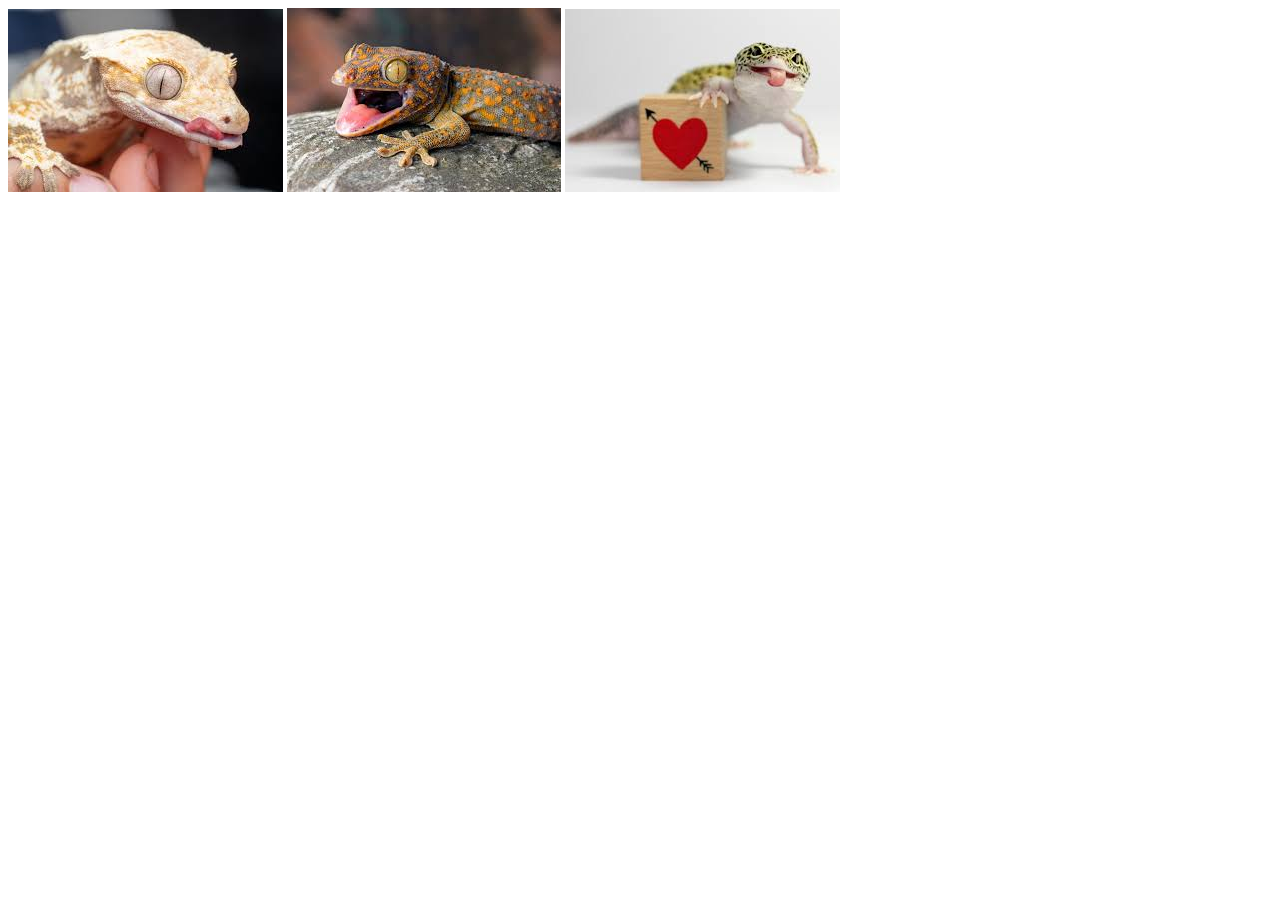
<file: content.html>
<!DOCTYPE html>
<html lang="en">
<head>
    <meta charset="UTF-8">
    <meta name="viewport" content="width=device-width, initial-scale=1.0">
    <title>Gecko Pictures!</title>
    <link rel="stylesheet" href="Styles/Styles.css">
</head>
 <img src="Images/Crested Gecko.jpg" alt="Cute Crested Gecko">
    <img src="Images/Tokay Gecko.jpg" alt="Look at dem toes">
    <img src="Images/Leopard Gecko.jpg" alt="Looks like a lil puppy">
<body>
    <div class="right common">
        <iframe src="https://www.youtube.com/embed/AIWquUxEMsQ?si=36PrypW9HuGtZrMF"
            frameborder="0" width="400px"
            height="300px">
        </iframe>
    </div>
</body>
</html>
</file>
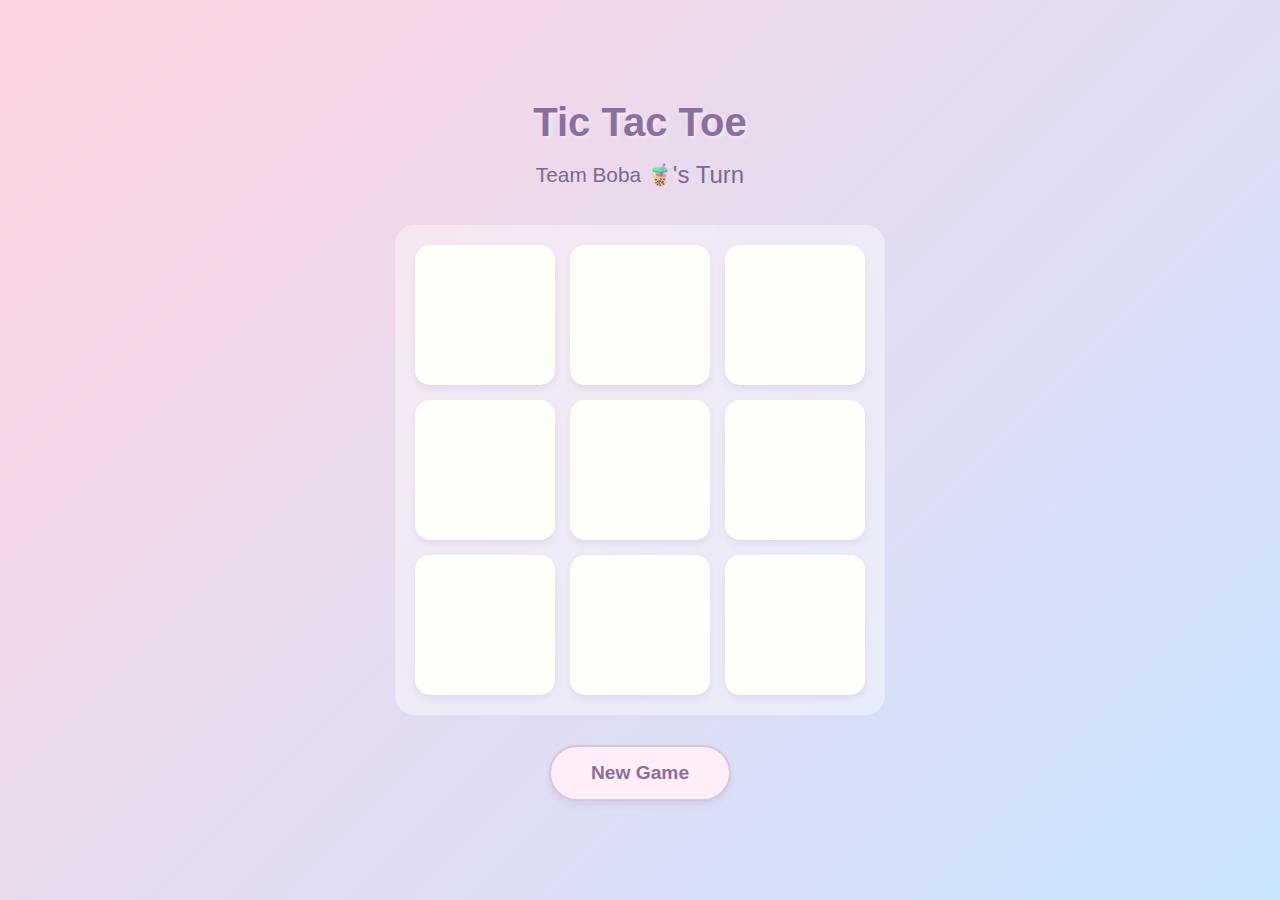
<file: game.html>
<!DOCTYPE html>
<html lang="en">
<head>
    <meta charset="UTF-8">
    <meta name="viewport" content="width=device-width, initial-scale=1.0">
    <title>Tic Tac Toe</title>
    <style>
        * {
            margin: 0;
            padding: 0;
            box-sizing: border-box;
        }

        body {
            font-family: 'Segoe UI', Tahoma, Geneva, Verdana, sans-serif;
            display: flex;
            justify-content: center;
            align-items: center;
            min-height: 100vh;
            background: linear-gradient(135deg, #ffd3e1 0%, #c9e4ff 100%);
        }

        .container {
            text-align: center;
            padding: 20px;
        }

        h1 {
            color: #8b6f9e;
            font-size: 2.5rem;
            margin-bottom: 10px;
            text-shadow: 2px 2px 4px rgba(255,255,255,0.5);
        }

        .player-label {
            display: inline-flex;
            align-items: center;
            gap: 8px;
            font-size: 1.3rem;
        }

        .status {
            color: #7c6a8e;
            font-size: 1.5rem;
            margin-bottom: 30px;
            height: 40px;
            display: flex;
            align-items: center;
            justify-content: center;
        }

        .board {
            display: grid;
            grid-template-columns: repeat(3, 140px);
            grid-template-rows: repeat(3, 140px);
            gap: 15px;
            margin: 0 auto 30px;
            padding: 20px;
            background: rgba(255, 255, 255, 0.4);
            border-radius: 20px;
            backdrop-filter: blur(10px);
        }

        .cell {
            background: #fffef9;
            border: none;
            border-radius: 15px;
            font-size: 5rem;
            font-weight: bold;
            cursor: pointer;
            transition: all 0.3s ease;
            box-shadow: 0 4px 6px rgba(180,150,200,0.2);
            display: flex;
            align-items: center;
            justify-content: center;
        }

        .cell:hover:not(.taken) {
            transform: scale(1.05);
            box-shadow: 0 6px 12px rgba(180,150,200,0.3);
            background: #fff9f9;
        }

        .cell.taken {
            cursor: not-allowed;
        }

        .cell.x {
            animation: pop 0.3s ease;
        }

        .cell.o {
            animation: pop 0.3s ease;
        }

        .cell.winning {
            background: linear-gradient(135deg, #ffd6e8 0%, #c7e3ff 100%);
            animation: pulse 0.6s ease;
        }

        @keyframes pop {
            0% {
                transform: scale(0.5);
                opacity: 0;
            }
            50% {
                transform: scale(1.1);
            }
            100% {
                transform: scale(1);
                opacity: 1;
            }
        }

        @keyframes pulse {
            0%, 100% {
                transform: scale(1);
            }
            50% {
                transform: scale(1.05);
            }
        }

        .reset-btn {
            background: #ffeef8;
            color: #8b6f9e;
            border: 2px solid #d4c5e0;
            padding: 15px 40px;
            font-size: 1.2rem;
            font-weight: bold;
            border-radius: 50px;
            cursor: pointer;
            transition: all 0.3s ease;
            box-shadow: 0 4px 6px rgba(180,150,200,0.2);
        }

        .reset-btn:hover {
            transform: translateY(-2px);
            box-shadow: 0 6px 12px rgba(180,150,200,0.3);
            background: #ffe4f4;
        }

        .reset-btn:active {
            transform: translateY(0);
        }
    </style>
</head>
<body>
    <div class="container">
        <h1>Tic Tac Toe</h1>
        <div class="status" id="status"><span class="player-label">Team Boba 🧋</span>'s Turn</div>
        <div class="board" id="board">
            <button class="cell" data-index="0"></button>
            <button class="cell" data-index="1"></button>
            <button class="cell" data-index="2"></button>
            <button class="cell" data-index="3"></button>
            <button class="cell" data-index="4"></button>
            <button class="cell" data-index="5"></button>
            <button class="cell" data-index="6"></button>
            <button class="cell" data-index="7"></button>
            <button class="cell" data-index="8"></button>
        </div>
        <button class="reset-btn" id="resetBtn">New Game</button>
    </div>

    <script>
        const cells = document.querySelectorAll('.cell');
        const status = document.getElementById('status');
        const resetBtn = document.getElementById('resetBtn');
        
        let board = ['', '', '', '', '', '', '', '', ''];
        let currentPlayer = 'boba';
        let gameActive = true;

        const playerSymbols = {
            boba: '🧋',
            pancakes: '🥞'
        };

        const playerNames = {
            boba: 'Team Boba 🧋',
            pancakes: 'Team Pancakes 🥞'
        };

        const winPatterns = [
            [0, 1, 2],
            [3, 4, 5],
            [6, 7, 8],
            [0, 3, 6],
            [1, 4, 7],
            [2, 5, 8],
            [0, 4, 8],
            [2, 4, 6]
        ];

        function handleCellClick(e) {
            const cell = e.target;
            const index = cell.dataset.index;

            if (board[index] !== '' || !gameActive) return;

            board[index] = currentPlayer;
            cell.textContent = playerSymbols[currentPlayer];
            cell.classList.add(currentPlayer === 'boba' ? 'x' : 'o', 'taken');

            if (checkWin()) {
                status.innerHTML = `<span class="player-label">${playerNames[currentPlayer]}</span> Wins! 🎉`;
                gameActive = false;
                highlightWinningCells();
            } else if (board.every(cell => cell !== '')) {
                status.textContent = "It's a Draw! 🤝";
                gameActive = false;
            } else {
                currentPlayer = currentPlayer === 'boba' ? 'pancakes' : 'boba';
                status.innerHTML = `<span class="player-label">${playerNames[currentPlayer]}</span>'s Turn`;
            }
        }

        function checkWin() {
            return winPatterns.some(pattern => {
                const [a, b, c] = pattern;
                return board[a] && board[a] === board[b] && board[a] === board[c];
            });
        }

        function highlightWinningCells() {
            winPatterns.forEach(pattern => {
                const [a, b, c] = pattern;
                if (board[a] && board[a] === board[b] && board[a] === board[c]) {
                    cells[a].classList.add('winning');
                    cells[b].classList.add('winning');
                    cells[c].classList.add('winning');
                }
            });
        }

        function resetGame() {
            board = ['', '', '', '', '', '', '', '', ''];
            currentPlayer = 'boba';
            gameActive = true;
            status.innerHTML = `<span class="player-label">${playerNames[currentPlayer]}</span>'s Turn`;
            
            cells.forEach(cell => {
                cell.textContent = '';
                cell.classList.remove('x', 'o', 'taken', 'winning');
            });
        }

        cells.forEach(cell => cell.addEventListener('click', handleCellClick));
        resetBtn.addEventListener('click', resetGame);
    </script>
</body>
</html>
</file>
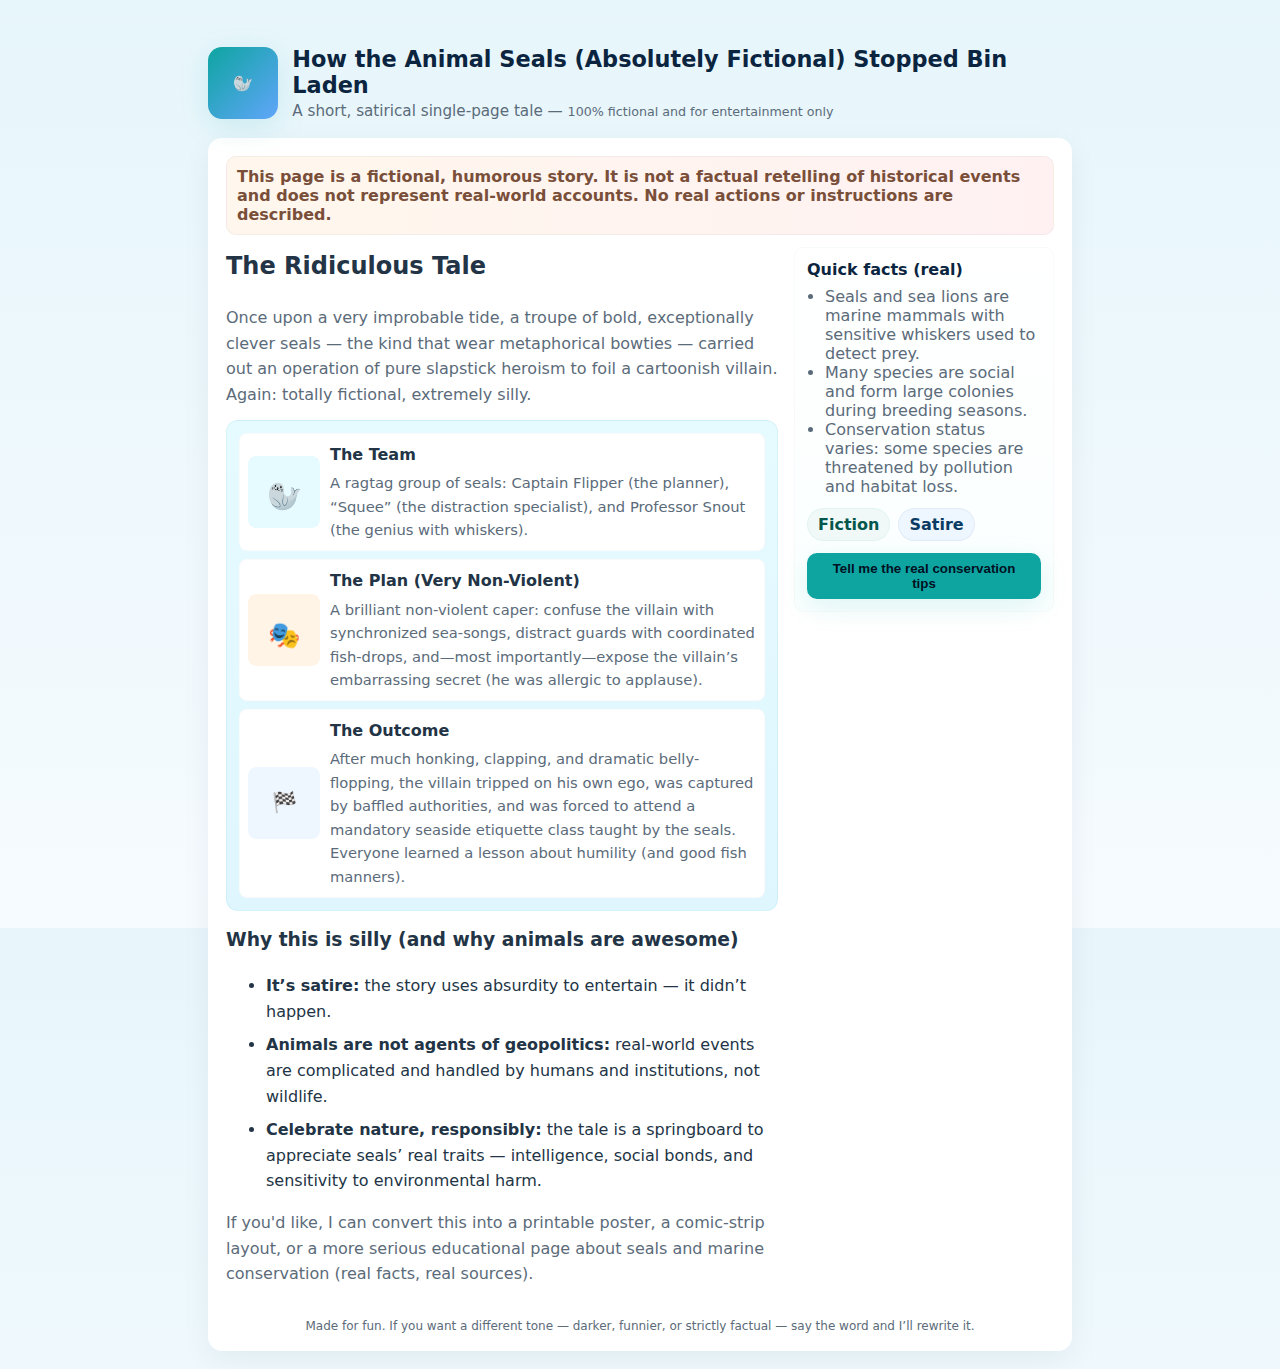
<file: navyseals.html>
<!doctype html>
<html lang="en">
<head>
  <meta charset="utf-8" />
  <meta name="viewport" content="width=device-width,initial-scale=1" />
  <title>How the Seals (the animals) Stopped the Villain — A Ridiculous Tale</title>
  <meta name="description" content="A clearly fictional, satirical story about clever animal seals foiling a cartoonish villain. Not a factual retelling."/>
  <style>
    :root{
      --bg:#f6fbff;
      --card:#ffffff;
      --ink:#0b2540;
      --accent:#0ea5a1;
      --muted:#5b6b7a;
      --radius:14px;
      font-family: Inter, system-ui, -apple-system, "Segoe UI", Roboto, "Helvetica Neue", Arial;
      color:var(--ink);
    }
    *{box-sizing:border-box}
    html,body{height:100%;margin:0;background:linear-gradient(180deg,#e7f6fb,#f6fbff);-webkit-font-smoothing:antialiased}
    .wrap{max-width:900px;margin:28px auto;padding:18px}
    header{display:flex;gap:14px;align-items:center;margin-bottom:18px}
    .logo{width:72px;height:72px;border-radius:14px;background:linear-gradient(135deg,var(--accent),#60a5fa);display:grid;place-items:center;color:#012;box-shadow:0 8px 30px rgba(14,165,161,0.14)}
    h1{font-size:1.4rem;margin:0}
    .byline{color:var(--muted);font-size:0.95rem;margin-top:4px}

    main{background:var(--card);border-radius:var(--radius);padding:18px;box-shadow:0 10px 30px rgba(11,37,64,0.06)}
    .lead{font-size:1rem;color:var(--muted);margin-bottom:12px}
    .disclaimer{background:linear-gradient(90deg,#fff7ed,#fff1f2);border:1px solid rgba(0,0,0,0.04);padding:10px;border-radius:10px;margin-bottom:12px;color:#7a4f3a;font-weight:600}

    .scene{display:grid;grid-template-columns:1fr 260px;gap:16px;align-items:start}
    @media (max-width:880px){.scene{grid-template-columns:1fr}}
    .story{line-height:1.6;color:#223445}
    .comic{
      background:linear-gradient(180deg,#e6fbff,#dff6ff);
      border-radius:12px;padding:12px;border:1px solid rgba(14,165,161,0.08)
    }
    .panel{display:flex;gap:10px;align-items:center;padding:8px;border-radius:8px;background:white;border:1px solid rgba(2,8,12,0.02)}
    .panel img{width:72px;height:72px;object-fit:cover;border-radius:8px}
    .panel h3{margin:0;font-size:1rem}
    .panel p{margin:4px 0 0 0;color:var(--muted);font-size:0.92rem}

    .aside{background:linear-gradient(180deg,#fff,#fbffff);padding:12px;border-radius:10px;border:1px solid rgba(2,8,12,0.02)}
    .aside h4{margin:0 0 8px 0}
    .aside ul{margin:0;padding-left:18px;color:var(--muted)}
    .btn{display:inline-block;padding:8px 12px;border-radius:10px;background:var(--accent);color:#012;font-weight:700;border:0;cursor:pointer;box-shadow:0 8px 28px rgba(14,165,161,0.12)}
    footer{margin-top:14px;color:var(--muted);font-size:0.9rem;text-align:center}

    /* silly badges */
    .badge{display:inline-block;padding:6px 10px;border-radius:999px;background:#f0f9f8;border:1px solid rgba(14,165,161,0.06);font-weight:700;color:#03564b;margin-right:8px}

    /* small modal */
    #modal{position:fixed;inset:0;display:none;align-items:center;justify-content:center;background:rgba(4,8,12,0.45);padding:18px}
    .modal-card{max-width:720px;width:100%;background:var(--card);border-radius:12px;padding:18px}
  </style>
</head>
<body>
  <div class="wrap" role="main">
    <header>
      <div class="logo" aria-hidden="true">🦭</div>
      <div>
        <h1>How the Animal Seals (Absolutely Fictional) Stopped Bin Laden</h1>
        <div class="byline">A short, satirical single-page tale — <small style="color:var(--muted)">100% fictional and for entertainment only</small></div>
      </div>
    </header>

    <main>
      <div class="disclaimer" role="note" aria-live="polite">
        This page is a fictional, humorous story. It is <strong>not</strong> a factual retelling of historical events and does not represent real-world accounts. No real actions or instructions are described.
      </div>

      <div class="scene">
        <section class="story" aria-labelledby="story-heading">
          <h2 id="story-heading" style="margin-top:0">The Ridiculous Tale</h2>
          <p class="lead">Once upon a very improbable tide, a troupe of bold, exceptionally clever seals — the kind that wear metaphorical bowties — carried out an operation of pure slapstick heroism to foil a cartoonish villain. Again: totally fictional, extremely silly.</p>

          <div class="comic" aria-hidden="false">
            <div class="panel" style="margin-bottom:8px">
              <img src="data:image/svg+xml;utf8,<svg xmlns='http://www.w3.org/2000/svg' width='72' height='72'><rect rx='8' width='100%' height='100%' fill='%23e6fbff'/><text x='50%' y='58%' font-size='28' text-anchor='middle' fill='%23023544' font-family='Arial' dy='.3em'>🦭</text></svg>" alt="" />
              <div>
                <h3>The Team</h3>
                <p>A ragtag group of seals: Captain Flipper (the planner), “Squee” (the distraction specialist), and Professor Snout (the genius with whiskers).</p>
              </div>
            </div>

            <div class="panel" style="margin-bottom:8px">
              <img src="data:image/svg+xml;utf8,<svg xmlns='http://www.w3.org/2000/svg' width='72' height='72'><rect rx='8' width='100%' height='100%' fill='%23fff4e6'/><text x='50%' y='58%' font-size='26' text-anchor='middle' fill='%23b04f2b' font-family='Arial' dy='.3em'>🎭</text></svg>" alt="" />
              <div>
                <h3>The Plan (Very Non-Violent)</h3>
                <p>A brilliant non-violent caper: confuse the villain with synchronized sea-songs, distract guards with coordinated fish-drops, and—most importantly—expose the villain’s embarrassing secret (he was allergic to applause).</p>
              </div>
            </div>

            <div class="panel">
              <img src="data:image/svg+xml;utf8,<svg xmlns='http://www.w3.org/2000/svg' width='72' height='72'><rect rx='8' width='100%' height='100%' fill='%23eef7ff'/><text x='50%' y='50%' font-size='20' text-anchor='middle' fill='%23023544' font-family='Arial' dy='.3em'>🏁</text></svg>" alt="" />
              <div>
                <h3>The Outcome</h3>
                <p>After much honking, clapping, and dramatic belly-flopping, the villain tripped on his own ego, was captured by baffled authorities, and was forced to attend a mandatory seaside etiquette class taught by the seals. Everyone learned a lesson about humility (and good fish manners).</p>
              </div>
            </div>
          </div>

          <h3 style="margin-top:14px">Why this is silly (and why animals are awesome)</h3>
          <ul>
            <li style="margin-bottom:8px"><strong>It’s satire:</strong> the story uses absurdity to entertain — it didn’t happen.</li>
            <li style="margin-bottom:8px"><strong>Animals are not agents of geopolitics:</strong> real-world events are complicated and handled by humans and institutions, not wildlife.</li>
            <li style="margin-bottom:8px"><strong>Celebrate nature, responsibly:</strong> the tale is a springboard to appreciate seals’ real traits — intelligence, social bonds, and sensitivity to environmental harm.</li>
          </ul>

          <p style="margin-top:12px;color:var(--muted)">If you'd like, I can convert this into a printable poster, a comic-strip layout, or a more serious educational page about seals and marine conservation (real facts, real sources).</p>
        </section>

        <aside class="aside" aria-labelledby="aside-heading">
          <h4 id="aside-heading">Quick facts (real)</h4>
          <ul>
            <li>Seals and sea lions are marine mammals with sensitive whiskers used to detect prey.</li>
            <li>Many species are social and form large colonies during breeding seasons.</li>
            <li>Conservation status varies: some species are threatened by pollution and habitat loss.</li>
          </ul>

          <div style="margin-top:12px">
            <div class="badge">Fiction</div><div class="badge" style="background:#eef6ff;color:#0a3b63;border-color:rgba(9,63,99,0.06)">Satire</div>
          </div>

          <div style="margin-top:12px">
            <button class="btn" id="learnBtn" aria-expanded="false">Tell me the real conservation tips</button>
          </div>
        </aside>
      </div>

      <footer>
        <small>Made for fun. If you want a different tone — darker, funnier, or strictly factual — say the word and I’ll rewrite it.</small>
      </footer>
    </main>
  </div>

  <!-- modal with conservation tips -->
  <div id="modal" role="dialog" aria-modal="true" aria-hidden="true">
    <div class="modal-card" role="document">
      <h3 style="margin-top:0">Real ways to help seals and their habitats</h3>
      <ol>
        <li>Reduce single-use plastics and dispose of fishing gear properly to prevent entanglement.</li>
        <li>Support marine protected areas and organizations doing rescue & rehabilitation.</li>
        <li>Keep a respectful distance from wildlife and follow local guidelines when visiting beaches.</li>
        <li>Reduce carbon footprint — oceans and marine life are affected by climate change.</li>
      </ol>
      <div style="text-align:right;margin-top:12px">
        <button class="btn" id="closeModal">Nice — thanks</button>
      </div>
    </div>
  </div>

  <script>
    // Modal behavior
    (function(){
      const btn = document.getElementById('learnBtn');
      const modal = document.getElementById('modal');
      const close = document.getElementById('closeModal');

      btn.addEventListener('click', () => {
        modal.style.display = 'flex';
        modal.setAttribute('aria-hidden','false');
        btn.setAttribute('aria-expanded','true');
      });
      close.addEventListener('click', () => {
        modal.style.display = 'none';
        modal.setAttribute('aria-hidden','true');
        btn.setAttribute('aria-expanded','false');
      });
      document.addEventListener('keydown', (e) => {
        if(e.key === 'Escape' && modal.style.display === 'flex') {
          modal.style.display = 'none';
          modal.setAttribute('aria-hidden','true');
          btn.setAttribute('aria-expanded','false');
        }
      });
    })();
  </script>
</body>
</html>
</file>
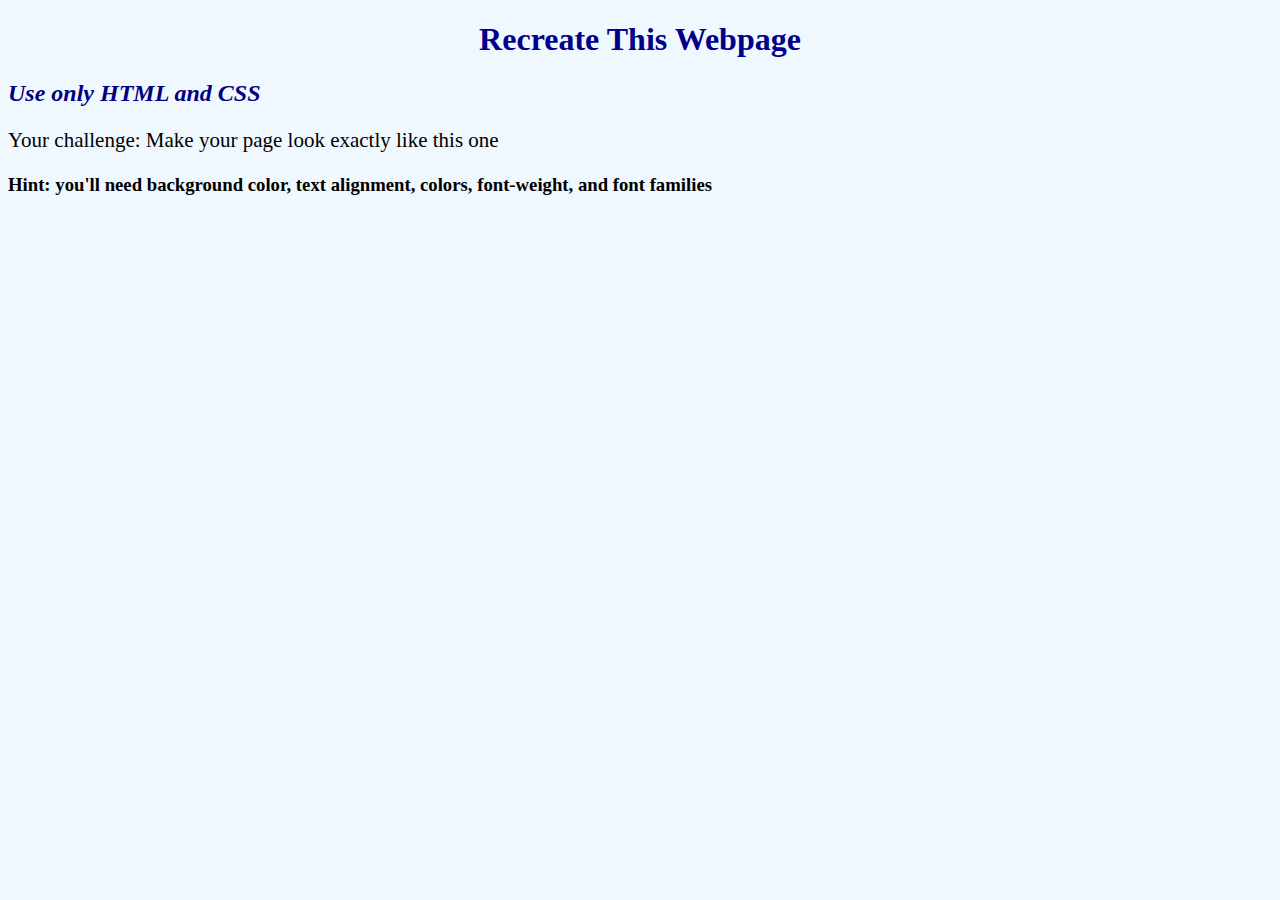
<file: newpage.html>
<!DOCTYPE html>
<html lang="en">
<head>
    <meta charset="UTF-8">
    <meta name="viewport" content="width=device-width, initial-scale=1.0">
    <title>Document</title>
    <link rel="stylesheet" href="Styles/newstyles.css">
</head>

<body>
    <h1>Recreate This Webpage</h1>
    <h2>Use only HTML and CSS</h2>
    <p>Your challenge: Make your page look exactly like this one</p>
    <h3>Hint: you'll need background color, text alignment, colors, font-weight, and font families</h3>
</body>
</html>
</file>
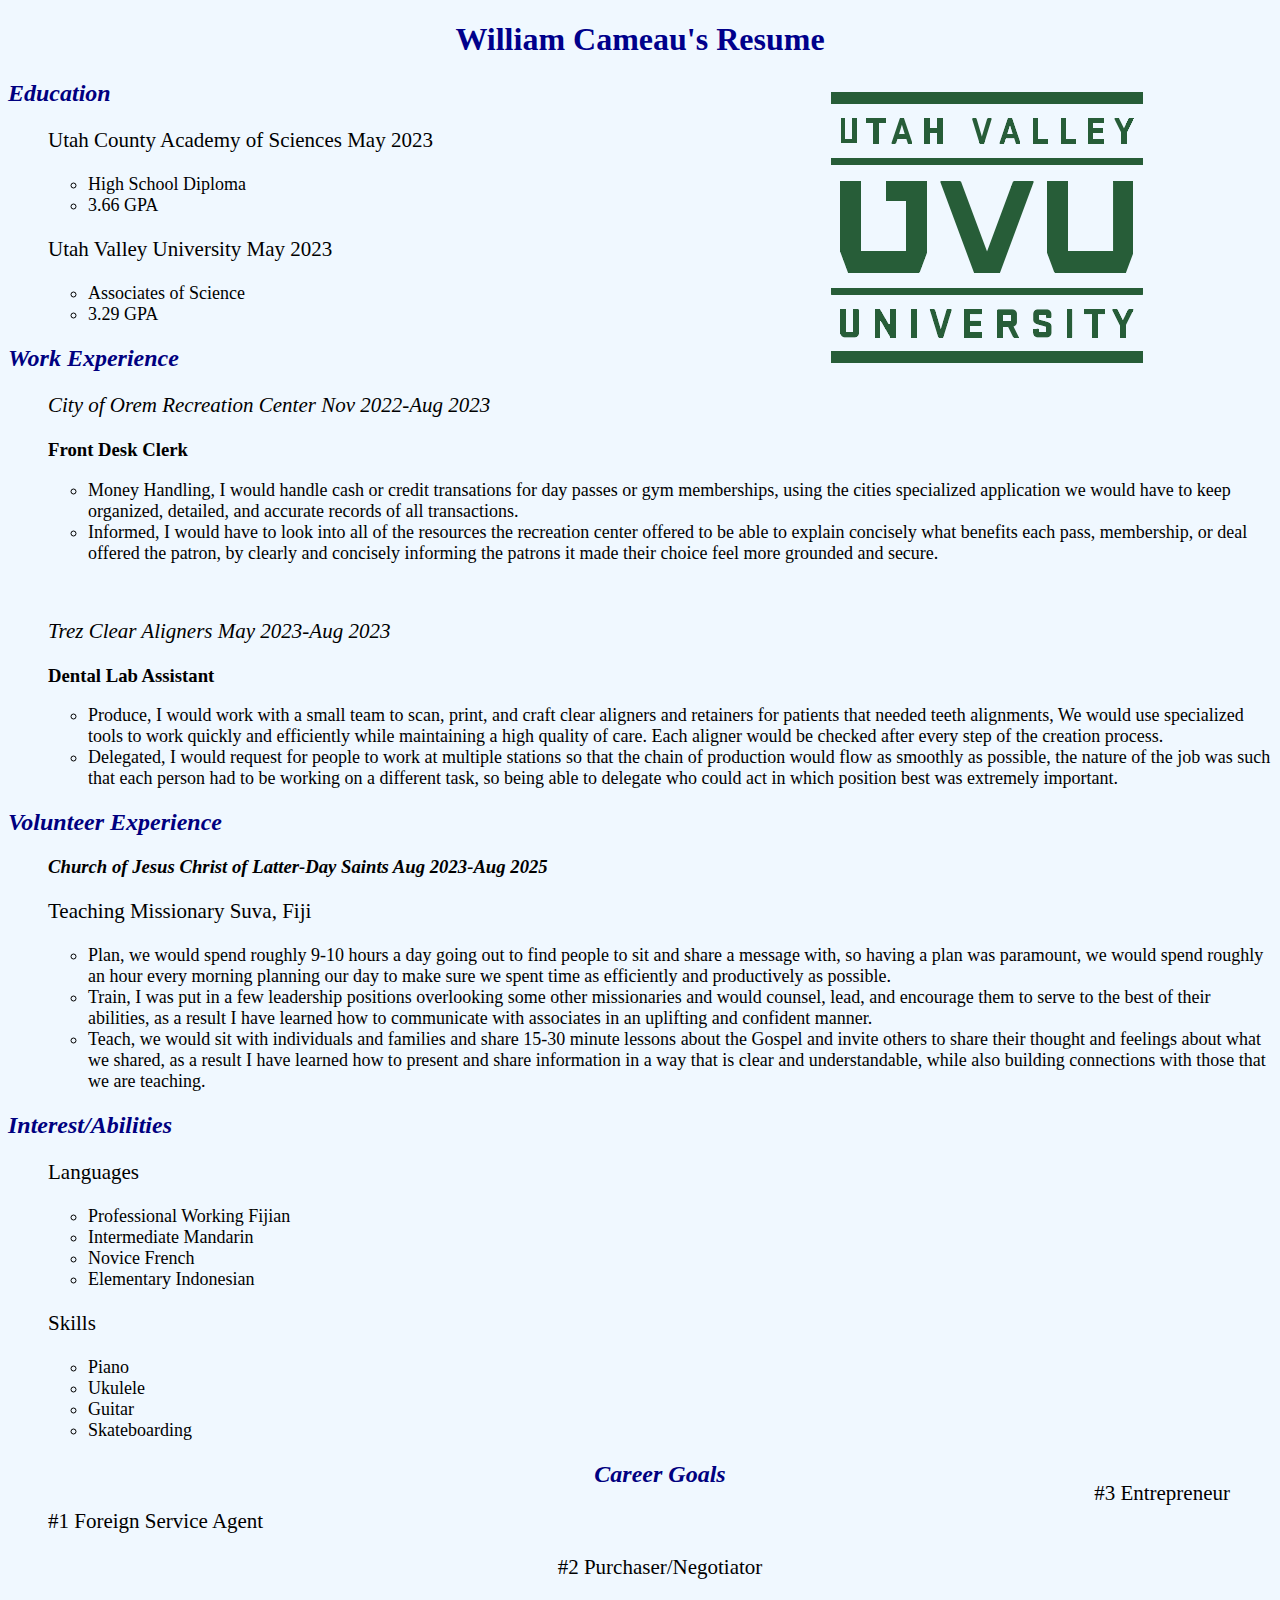
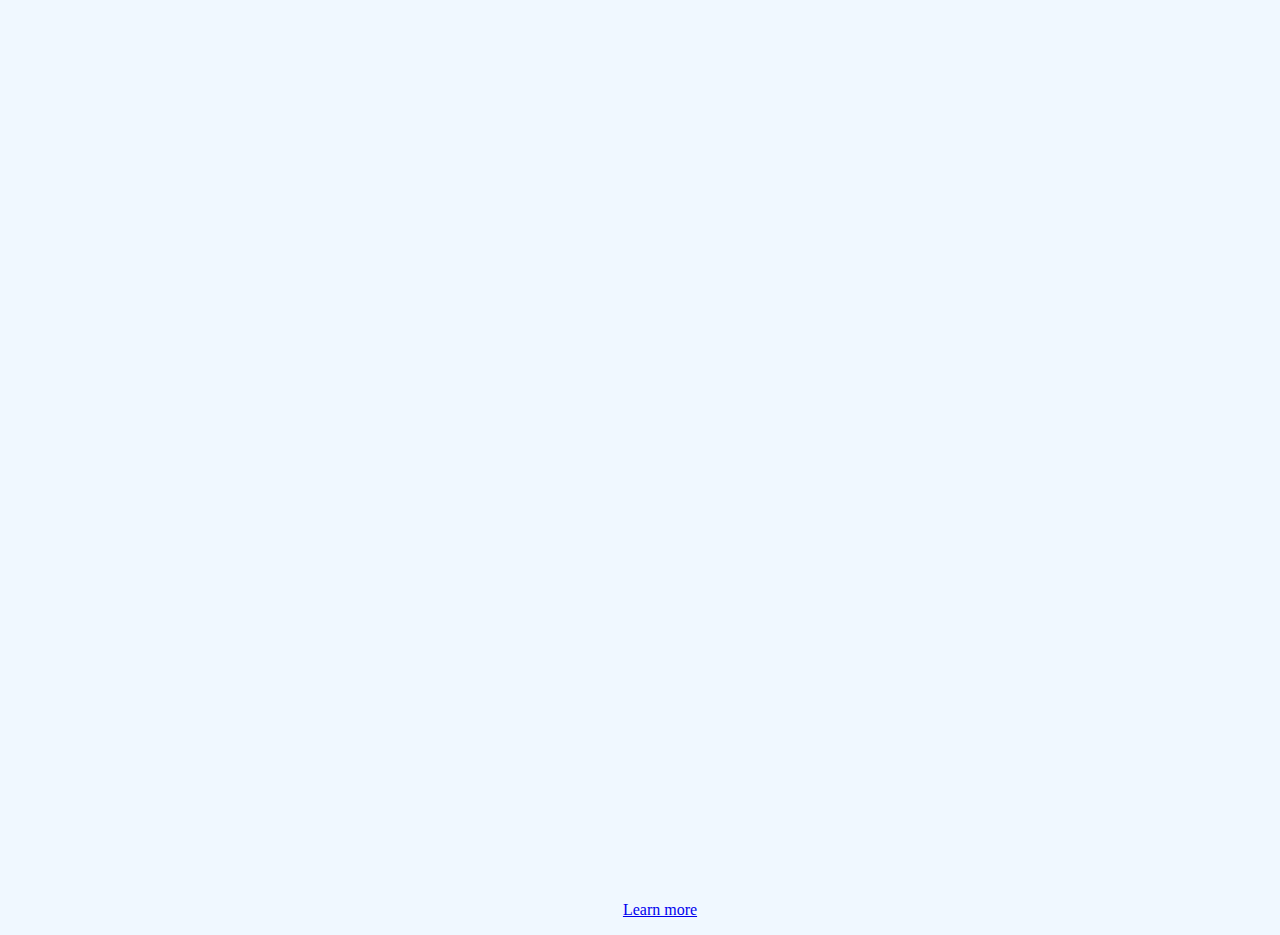
<file: pro.html>
<!DOCTYPE html>
<html lang="en">
<head>
    <meta charset="UTF-8">
    <meta name="viewport" content="width=device-width, initial-scale=1.0">
    <title>Professional Page</title>
    <link rel="stylesheet" href="Styles/newstyles.css">
</head>

<body>
    <h1 style="text-align: center;">William Cameau's Resume</h1>
        <h2>Education</h2>
            <ol>
                <p> Utah County Academy of Sciences May 2023</p>
                    <ul>
                        <li>High School Diploma</li>
                        <li>3.66 GPA</li>
                    </ul>
                <p> Utah Valley University May 2023</p>
                    <ul>
                        <li>Associates of Science</li>
                        <li>3.29 GPA</li>
                    </ul>
            </ol>
        <div class="right common">
            <img src="Images/uvu2.png" alt="UVU logo">
        </div>
        <h2>Work Experience</h2>
            <ol>
                <p style="font-style:italic;">City of Orem Recreation Center   Nov 2022-Aug 2023</p>
                    <h3>Front Desk Clerk</h3>
                        <ul>
                            <li>Money Handling, I would handle cash or credit 
                                transations for day passes or gym memberships, 
                                using the cities specialized application we would 
                                have to keep organized, detailed, and accurate records 
                                of all transactions.</li>
                            <li>Informed, I would have to look into all of the 
                                resources the recreation center offered to be able 
                                to explain concisely what benefits each pass, 
                                membership, or deal offered the patron, by clearly 
                                and concisely informing the patrons it made their choice 
                                feel more grounded and secure. </li>
                        </ul>
            </ol>
            <br>
            <ol>
                <p style="font-style: italic;">Trez Clear Aligners   May 2023-Aug 2023</p>
                    <h3>Dental Lab Assistant</h3>
                        <ul>
                            <li>Produce, I would work with a small team to scan, print, 
                                and craft clear aligners and retainers for patients 
                                that needed teeth alignments, We would use specialized 
                                tools to work quickly and efficiently while maintaining 
                                a high quality of care. Each aligner would be checked after 
                                every step of the creation process.</li>
                            <li>Delegated, I would request for people to work at multiple 
                                stations so that the chain of production would flow as 
                                smoothly as possible, the nature of the job was such that 
                                each person had to be working on a different task, so being 
                                able to delegate who could act in which position best was 
                                extremely important.</li>
                        </ul>
            </ol>
        <h2>Volunteer Experience</h2>
            <ol>  
                <h3 style="font-style: italic;">Church of Jesus Christ of Latter-Day Saints   Aug 2023-Aug 2025</h3>
                    <p>Teaching Missionary Suva, Fiji</p>
                        <ul>
                            <li>Plan, we would spend roughly 9-10 hours a day going out to 
                                find people to sit and share a message with, so having a 
                                plan was paramount, we would spend roughly an hour every 
                                morning planning our day to make sure we spent time as 
                                efficiently and productively as possible. </li>
                            <li>Train, I was put in a few leadership positions overlooking
                                 some other missionaries and would counsel, lead, and 
                                 encourage them to serve to the best of their abilities, 
                                 as a result I have learned how to communicate with associates 
                                 in an uplifting and confident manner.</li>
                            <li>Teach, we would sit with individuals and families and share 
                                15-30 minute lessons about the Gospel and invite others to share 
                                their thought and feelings about what we shared, as a result I 
                                have learned how to present and share information in a way that 
                                is clear and understandable, while also building connections with 
                                those that we are teaching. </li>
                        </ul>
            </ol> 
        <h2>Interest/Abilities</h2>
            <ol>
                <p>Languages</p>
                    <ul>
                        <li>Professional Working Fijian</li>
                        <li>Intermediate Mandarin</li>
                        <li>Novice French</li>
                        <li>Elementary Indonesian</li>
                    </ul>
                <p>Skills</p>
                    <ul>
                        <li>Piano</li>
                        <li>Ukulele</li>
                        <li>Guitar</li>
                        <li>Skateboarding</li>
                    </ul>
        <h2 style="text-align: center;">Career Goals</h2> 
            <p>#1 Foreign Service Agent</p> 
            <p style="text-align: center;">#2 Purchaser/Negotiator</p>
            <p class="righttext common">#3 Entrepreneur</p>


        <br>
        <br>
        <br>
            <div class='tableauPlaceholder' style='width:100%; height:90vh;'>
                <object class='tableauViz' style='width:100%; height:100%;' 
                type='text/html' 
                data='https://public.tableau.com/views/Tale-of-100-Entrepreneurs_10_0_0/Taleof100Entrepreneurs?:embed=y&:display_count=y&:showVizHome=no'>
                </object>
            </div>
        
                <br>
                <br>
                    <Div style="text-align: center;">
                        <a href="scratch.html">Learn more</a>
                    </Div>
            </ol>
</body>

</html>
</file>
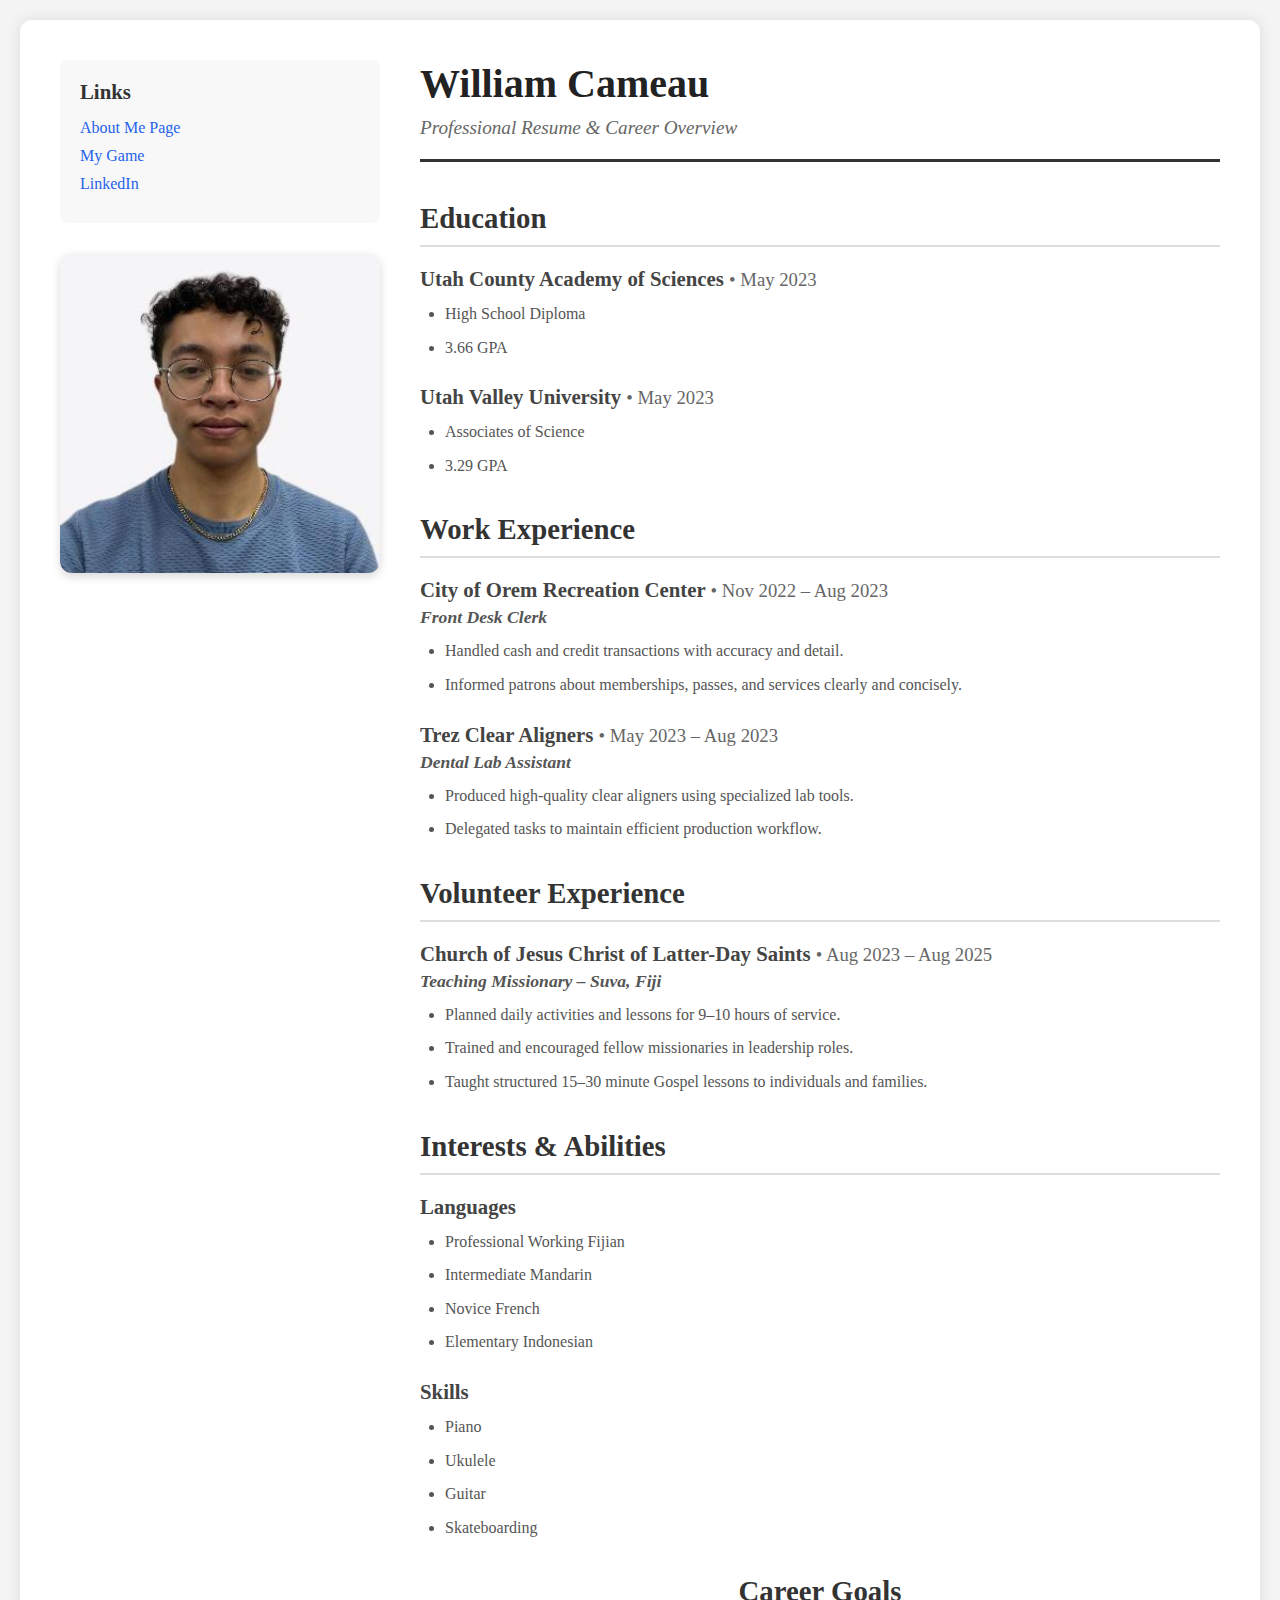
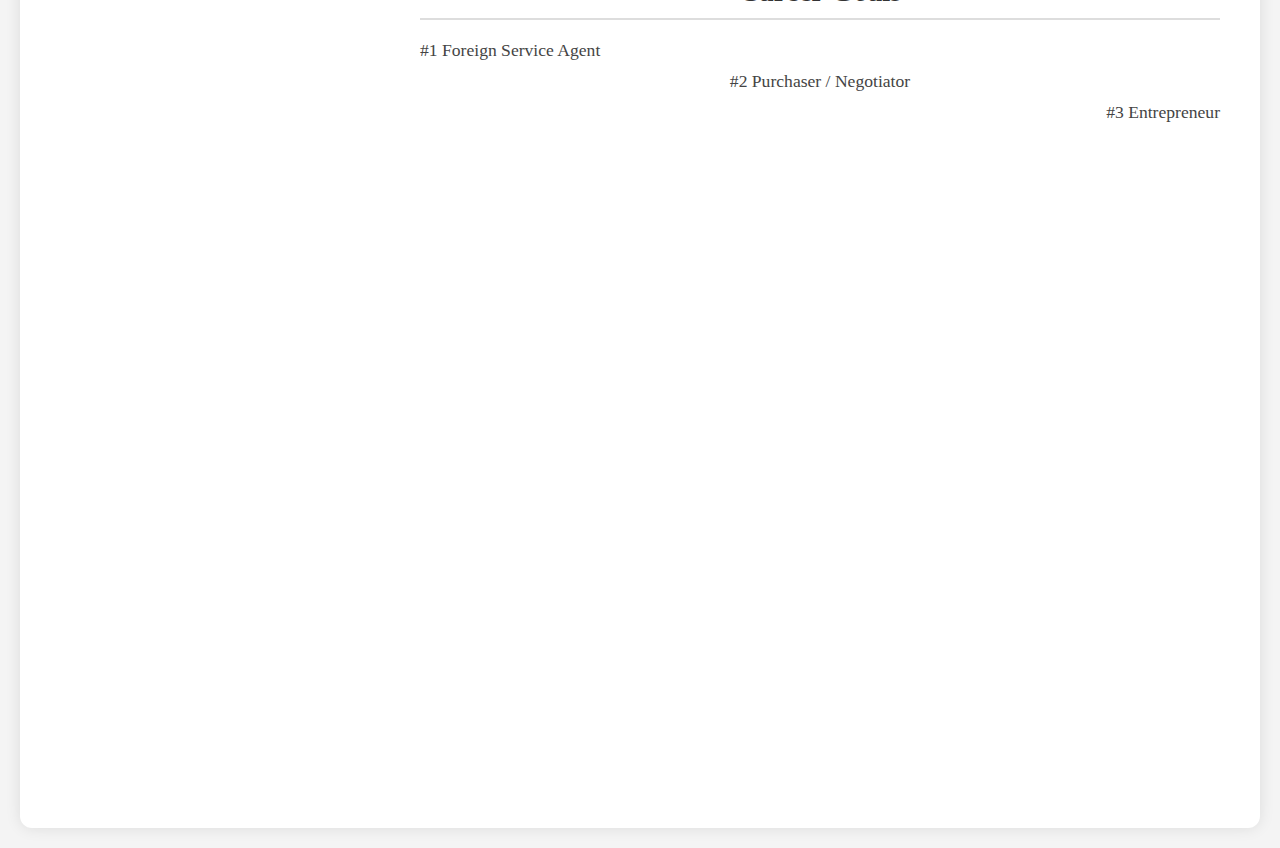
<file: pro2.html>
<!DOCTYPE html>
<html lang="en">
<head>
    <meta charset="UTF-8">
    <meta name="viewport" content="width=device-width, initial-scale=1.0">
    <title>William Cameau – Professional Resume</title>
    <style>
        * {
            margin: 0;
            padding: 0;
            box-sizing: border-box;
        }

        body {
            font-family: Georgia, serif;
            background-color: #f4f4f4;
            padding: 20px;
            display: flex;
            justify-content: center;
        }

        .page-wrapper {
            display: flex;
            gap: 40px;
            max-width: 1400px;
            width: 100%;
            background: white;
            padding: 40px;
            border-radius: 12px;
            box-shadow: 0 0 15px rgba(0,0,0,0.1);
        }

        /* LEFT SIDEBAR */
        .sidebar {
            width: 320px;
            flex-shrink: 0;
        }

        .sidebar-links {
            background: #f8f8f8;
            padding: 20px;
            border-radius: 8px;
            margin-bottom: 30px;
        }

        .sidebar-links h3 {
            color: #333;
            margin-bottom: 15px;
            font-size: 1.3em;
        }

        .sidebar-links ul {
            list-style: none;
        }

        .sidebar-links li {
            margin-bottom: 10px;
        }

        .sidebar-links a {
            color: #2563eb;
            text-decoration: none;
            transition: color 0.3s;
        }

        .sidebar-links a:hover {
            color: #1d4ed8;
            text-decoration: underline;
        }

        .sidebar-photo img {
            width: 100%;
            height: auto;
            object-fit: contain;
            border-radius: 12px;
            box-shadow: 0 4px 10px rgba(0,0,0,0.15);
        }

        /* MAIN CONTENT */
        .main-container {
            flex: 1;
        }

        header {
            margin-bottom: 40px;
            border-bottom: 3px solid #333;
            padding-bottom: 20px;
        }

        header h1 {
            font-size: 2.5em;
            color: #222;
            margin-bottom: 10px;
        }

        .subtitle {
            font-size: 1.2em;
            color: #666;
            font-style: italic;
        }

        .section-box {
            margin-bottom: 35px;
        }

        .section-box h2 {
            color: #333;
            font-size: 1.8em;
            margin-bottom: 20px;
            border-bottom: 2px solid #ddd;
            padding-bottom: 10px;
        }

        .entry {
            margin-bottom: 25px;
        }

        .entry h3 {
            color: #444;
            font-size: 1.3em;
            margin-bottom: 5px;
        }

        .date {
            color: #666;
            font-weight: normal;
            font-size: 0.9em;
        }

        .role {
            color: #555;
            font-size: 1.1em;
            font-style: italic;
            margin-bottom: 10px;
        }

        .entry ul {
            margin-left: 25px;
            margin-top: 10px;
        }

        .entry li {
            margin-bottom: 8px;
            line-height: 1.6;
            color: #555;
        }

        .center {
            text-align: center;
        }

        .right {
            text-align: right;
        }

        .section-box p {
            font-size: 1.1em;
            color: #444;
            margin-bottom: 10px;
        }

        .tableauPlaceholder {
            margin-top: 30px;
            width: 100%;
            height: 600px;
        }

        .tableauViz {
            width: 100%;
            height: 100%;
        }

        /* RESPONSIVE */
        @media (max-width: 900px) {
            .page-wrapper {
                flex-direction: column;
                align-items: center;
            }

            .sidebar {
                width: 100%;
                max-width: 400px;
            }

            .main-container {
                width: 100%;
            }

            header h1 {
                font-size: 2em;
            }
        }
    </style>
</head>
<body>

<div class="page-wrapper">
    <!-- LEFT SIDEBAR -->
    <div class="sidebar">
        <!-- LINKS BOX -->
        <div class="sidebar-links">
            <h3>Links</h3>
            <ul>
                <li><a href="scratch.html">About Me Page</a></li>
                <li><a href="game.html" target="_blank">My Game</a></li>
                <li><a href="https://www.linkedin.com/in/william-cameau-91707b240/" target="_blank">LinkedIn</a></li>
            </ul>
        </div>

        <!-- PHOTO -->
        <div class="sidebar-photo">
            <img src="Images/me.jpg" alt="Photo of William Cameau">
        </div>
    </div>

    <!-- MAIN CONTENT (RIGHT SIDE) -->
    <div class="main-container">
        <header>
            <h1>William Cameau</h1>
            <p class="subtitle">Professional Resume & Career Overview</p>
        </header>

        <section class="section-box">
            <h2>Education</h2>

            <div class="entry">
                <h3>Utah County Academy of Sciences <span class="date">• May 2023</span></h3>
                <ul>
                    <li>High School Diploma</li>
                    <li>3.66 GPA</li>
                </ul>
            </div>

            <div class="entry">
                <h3>Utah Valley University <span class="date">• May 2023</span></h3>
                <ul>
                    <li>Associates of Science</li>
                    <li>3.29 GPA</li>
                </ul>
            </div>
        </section>

        <section class="section-box">
            <h2>Work Experience</h2>

            <div class="entry">
                <h3>City of Orem Recreation Center <span class="date">• Nov 2022 – Aug 2023</span></h3>
                <h4 class="role">Front Desk Clerk</h4>
                <ul>
                    <li>Handled cash and credit transactions with accuracy and detail.</li>
                    <li>Informed patrons about memberships, passes, and services clearly and concisely.</li>
                </ul>
            </div>

            <div class="entry">
                <h3>Trez Clear Aligners <span class="date">• May 2023 – Aug 2023</span></h3>
                <h4 class="role">Dental Lab Assistant</h4>
                <ul>
                    <li>Produced high-quality clear aligners using specialized lab tools.</li>
                    <li>Delegated tasks to maintain efficient production workflow.</li>
                </ul>
            </div>
        </section>

        <section class="section-box">
            <h2>Volunteer Experience</h2>

            <div class="entry">
                <h3>Church of Jesus Christ of Latter-Day Saints <span class="date">• Aug 2023 – Aug 2025</span></h3>
                <h4 class="role">Teaching Missionary – Suva, Fiji</h4>
                <ul>
                    <li>Planned daily activities and lessons for 9–10 hours of service.</li>
                    <li>Trained and encouraged fellow missionaries in leadership roles.</li>
                    <li>Taught structured 15–30 minute Gospel lessons to individuals and families.</li>
                </ul>
            </div>
        </section>

        <section class="section-box">
            <h2>Interests & Abilities</h2>

            <div class="entry">
                <h3>Languages</h3>
                <ul>
                    <li>Professional Working Fijian</li>
                    <li>Intermediate Mandarin</li>
                    <li>Novice French</li>
                    <li>Elementary Indonesian</li>
                </ul>
            </div>

            <div class="entry">
                <h3>Skills</h3>
                <ul>
                    <li>Piano</li>
                    <li>Ukulele</li>
                    <li>Guitar</li>
                    <li>Skateboarding</li>
                </ul>
            </div>
        </section>

        <section class="section-box">
            <h2 class="center">Career Goals</h2>
            <p>#1 Foreign Service Agent</p>
            <p class="center">#2 Purchaser / Negotiator</p>
            <p class="right">#3 Entrepreneur</p>

            <div class="tableauPlaceholder">
                <object class='tableauViz'
                        type='text/html'
                        data='https://public.tableau.com/views/Tale-of-100-Entrepreneurs_10_0_0/Taleof100Entrepreneurs?:embed=y&:display_count=y&:showVizHome=no'>
                </object>
            </div>
        </section>
    </div>
</div>

</body>
</html>
</file>
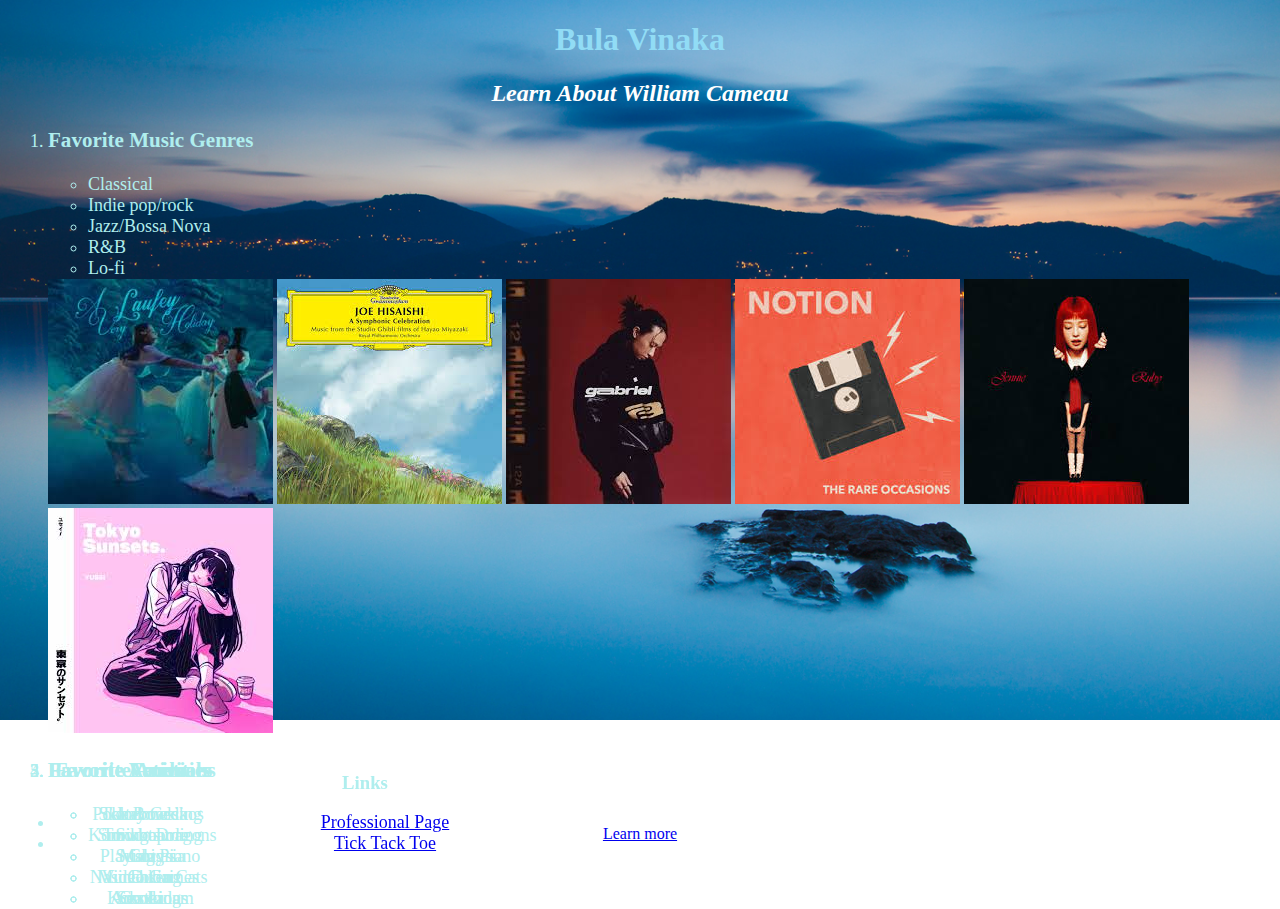
<file: scratch.html>
<!DOCTYPE html>
<html lang="en">
<head>
    <meta charset="UTF-8">
    <meta name="viewport" content="width=device-width, initial-scale=1.0">
    <title>Document</title>
    <link rel="stylesheet" href="Styles/Styles.css">
</head>

<body background="Images/ocean.jpg">
    <h1>Bula Vinaka</h1>
        <h2 style="text-align: center;">Learn About William Cameau</h2>
                <ol>
                    <li>
                        <h3>Favorite Music Genres</h3>
                        <ul>
                            <li>Classical</li>
                            <li>Indie pop/rock</li>
                            <li>Jazz/Bossa Nova</li>
                            <li>R&B</li>
                            <li>Lo-fi</li>
                        </ul>
                    </li>
                <img src="Images/laufey.jpg" alt="laufey album cover">
                <img src="Images/joe.jpg" alt="Joe Hisaishi the GOAT">
                <img src="Images/keshi.jpg" alt="ABG Magnet">
                <img src="Images/notion.jpg" alt="Its a bop">
                <img src="Images/jennie.jpg" alt="SLAY QUEENNNNNN">
                <img src="Images/yusei2.jpg" alt="straight vibezzz">
                    <li class="list common">
                        <h3>Favorite Activities</h3>
                        <ul>
                            <li>Skateboarding</li>
                            <li>Snowboarding</li>
                            <li>Playing Piano</li>
                            <li>Video Games</li>
                            <li>Cooking</li>
                        </ul> 
                    </li>
                    <li class="list2 common">
                        <h3>Favorite Animals</h3>
                        <ul>
                            <li>Tokay Geckos</li>
                            <li>Komodo Dragons</li>
                            <li>Corgis</li>
                            <li>Munchkin Cats</li>
                            <li>Sea Lions</li>
                        </ul> 
                    </li>
                    <li class="list3 common">
                        <h3>Favorite Vacations</h3>
                        <ul>
                            <li>Indonesia</li>
                            <li>Singapore</li>
                            <li>Malaysia</li>
                            <li>Dubai</li>
                            <li>Amsterdam</li>
                        </ul> 
                    </li>
                    <li class="list4 common">
                        <h3>Favorite Foods</h3>
                        <ul>
                            <li>Poke Bowls</li>
                            <li>Tonkotsu</li>
                            <li>Sushi</li>
                            <li>Nasi Goreng</li>
                            <li>Kokoda</li>
                        </ul> 
                    </li>
                </ol>
        <div class="right common">
            <iframe width="100%" height="100%" src="https://www.youtube-nocookie.com/embed/Yiv_HzUTO9w?si=56Qql8MlsAnLbYkP" title="YouTube video player" frameborder="0" allow="accelerometer; autoplay; clipboard-write; encrypted-media; gyroscope; picture-in-picture; web-share" referrerpolicy="strict-origin-when-cross-origin" allowfullscreen></iframe>
        </div>
        <div class="footer common">
            <h3>Links</h3>
            <ul>
                <li><a href="index.html" target="_blank">Professional Page</a></li>
                <li><a href="game.html">Tick Tack Toe</a></li>
            </ul>
        </div>
        <br>
        <br>
        <br>
        <br>
        <div style="text-align: center;">
            <a href="index.html">Learn more</a>
        </div>
</body>    
</html>
</file>
<file: Styles/Styles.css>
body{
    color: paleturquoise;
    background-repeat: no-repeat;
    background-size: 100%;
}

h1{
    font: size 36px;
    color: rgb(145, 220, 245);
    text-align:center;
}

h2{
    color:rgb(255, 255, 255);
    font-weight: bold;
    font-style: italic;
}

h3{
    color:paleturquoise;
    font-family: 'Times New Roman', Times, serif;
}

p{
    font-size:25px;
}

li{
    font-size:18px;
}

#pinkparagraph{
    color:pink
}

.pretty{
    font-family: 'Lucida Sans', 'Lucida Sans Regular', 'Lucida Grande', 'Lucida Sans Unicode', Geneva, Verdana, sans-serif;
}

.ugly{
    font-family: Georgia, 'Times New Roman', Times, serif;
}

.common{
    background-color: transparent;
    border: 2px black;
    position: absolute;
    text-align: center;
}

.left{
    top: 500px;
    left:15px;
    width:100px;
    bottom: 100px;
}

.main{
    background-color: white;
    border:2px black;
    position:absolute;
    text-align: center;

}

.right{
    width: 400px;
    height: 225px;
    top: 530px;
    right: 555px;
    bottom: 5px;
}

.footer{
    width:700px;
    height:100%;
    left:15px;
    right:25px;
    height: 50px;

}

.back{
    color:aliceblue;
    bottom: 10px;
    left: 10px;
    right: 10px;
    top: 10px
}

.graph{
    font-family:'Franklin Gothic Medium', 'Arial Narrow', Arial, sans-serif;
    font-weight: bold;
    top:775px;
    left:300px;
    right:300px; 
    height:80px;
}
</file>
<file: Styles/newstyles.css>
body{
    color: black;
    background-color: aliceblue;
    background-repeat: no-repeat;
    background-size: 100%;
}

h1{
    font: size 36px;
    color: darkblue;
    text-align:center;
}

h2{
    color:navy;
    font-weight: bold;
    font-style: italic;
}

p{
    font-size: 21px;
}

li{
    font-size:18px;
}

#pinkparagraph{
    color:pink
}

.pretty{
    font-family: 'Lucida Sans', 'Lucida Sans Regular', 'Lucida Grande', 'Lucida Sans Unicode', Geneva, Verdana, sans-serif;
}

.ugly{
    font-family: Georgia, 'Times New Roman', Times, serif;
}

.common{
    background-color: transparent;
    border: 2px black;
    position: absolute;
    text-align: center;
}

.left{
    top: 500px;
    left:15px;
    width:100px;
    bottom: 100px;
}

.main{
    top:15px;
    right:500px;
    width:400px;
    bottom: 565px;
}

.right{
    top: 90px;
    width:100px;
    right: 350px;
    bottom:400px;
}

.righttext{
    right:50px;
    top:1460px;
}

.footer{
    bottom:5px;
    left:15px;
    right:25px;
    height: 50px;
}

.back{
    color:aliceblue;
    bottom: 10px;
    left: 10px;
    right: 10px;
    top: 10px
}
</file>
